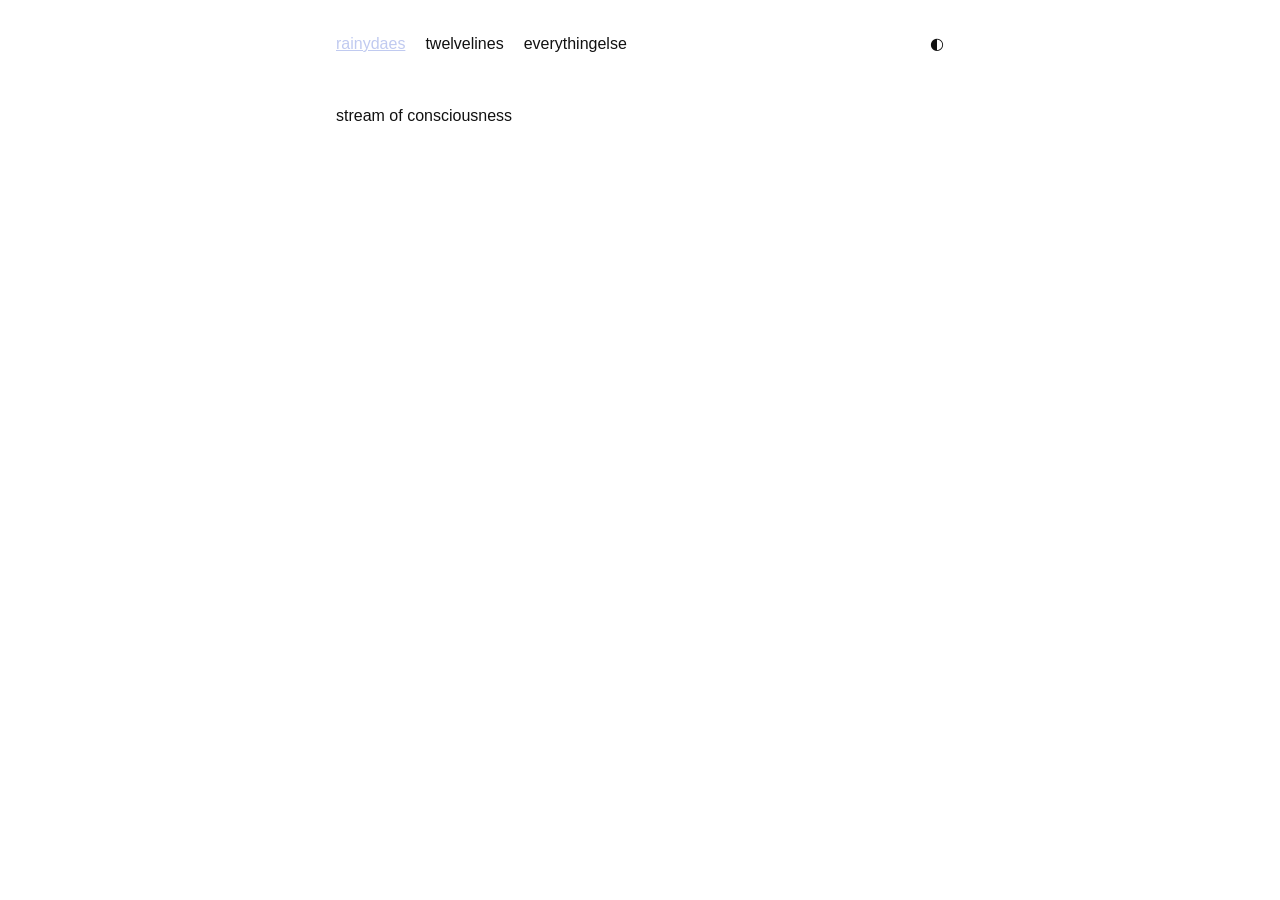
<file: index.html>
<!doctype html>
<html lang="en">
<head>
  <meta charset="utf-8">
  <meta name="viewport" content="width=device-width, initial-scale=1">
  <title>rainydaes</title>
  <link rel="stylesheet" href="style.css">
  <script src="script.js"></script>
</head>
<body data-page="home">
  <nav>
    <a href="./" aria-current="page">rainydaes</a>
    <a href="twelvelines.html">twelvelines</a>
    <a href="everythingelse.html">everythingelse</a>
    <button id="theme" type="button" aria-label="switch light/dark">◐</button>
  </nav>
  <main>
    <p>stream of consciousness</p>
  </main>
</body>
</html>
</file>
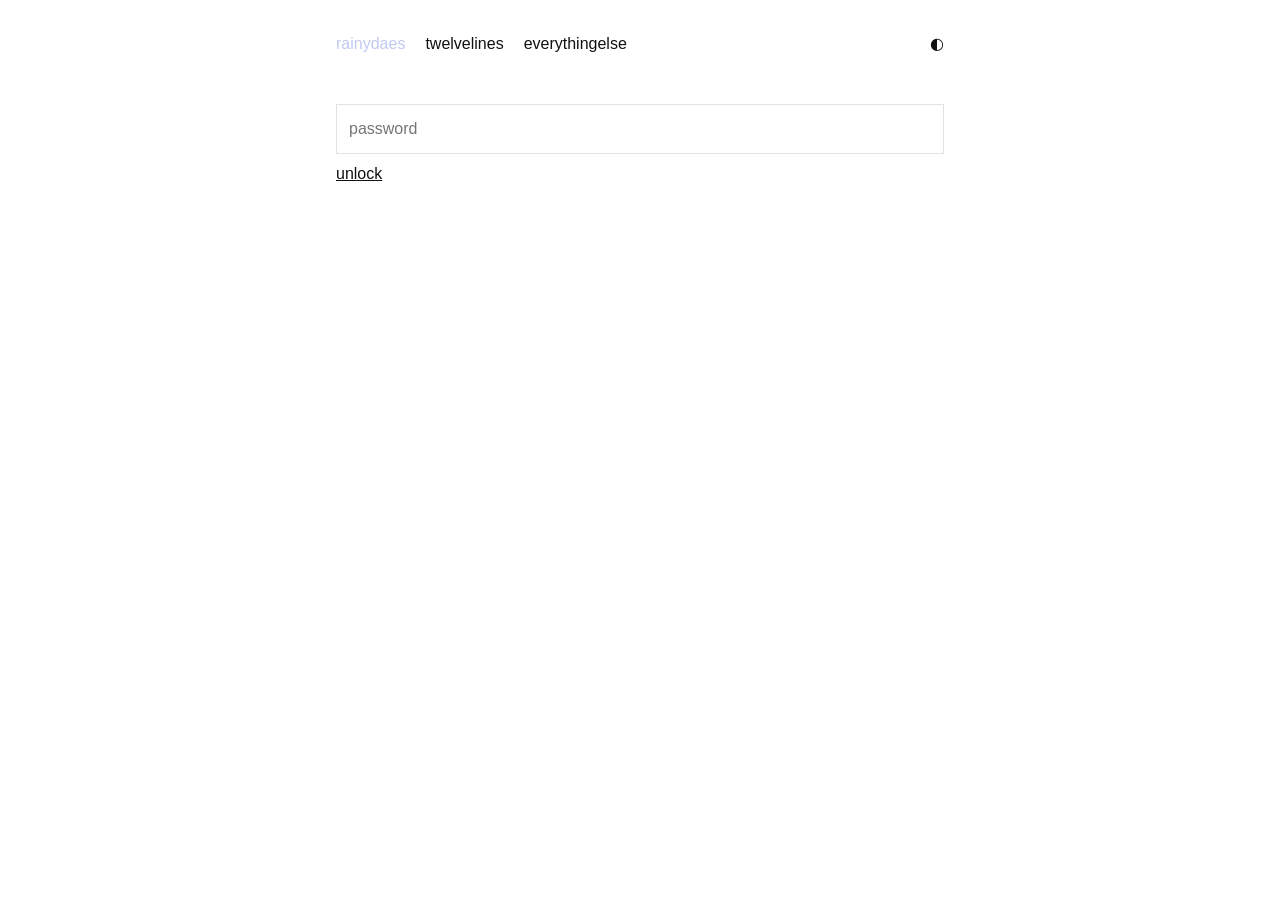
<file: dev.html>
<!doctype html>
<html lang="en">
<head>
  <meta charset="utf-8">
  <meta name="viewport" content="width=device-width, initial-scale=1">
  <meta name="robots" content="noindex, nofollow">
  <title>dev</title>
  <link rel="stylesheet" href="style.css">
  <script src="script.js"></script>
</head>
<body data-page="dev">
  <nav>
    <a href="./">rainydaes</a>
    <a href="twelvelines.html">twelvelines</a>
    <a href="everythingelse.html">everythingelse</a>
    <button id="theme" type="button" aria-label="switch light/dark">◐</button>
  </nav>
  <main>
    <form id="unlock">
      <input type="password" placeholder="password" aria-label="password" autocomplete="current-password">
      <div class="row">
        <button type="submit">unlock</button>
        <span class="status muted"></span>
      </div>
    </form>
  </main>
  <script>
    const form = document.getElementById("unlock");
    const input = form.querySelector("input");
    const status = form.querySelector(".status");

    if (load(TOKEN_KEY)) status.textContent = "already unlocked on this browser.";

    form.onsubmit = async (e) => {
      e.preventDefault();
      const password = input.value;
      if (!password) return;
      status.textContent = "checking…";

      let token;
      try {
        token = await decryptToken(password);
      } catch (err) {
        status.textContent = err.message === "no-secret"
          ? "secret.json isn't on the site yet. run encrypt-token.js and push."
          : "wrong password.";
        return;
      }

      try {
        await ghGet("posts/twelvelines.json", token);
        store(TOKEN_KEY, token);
        location.href = "twelvelines.html";
      } catch (err) {
        status.textContent = "password worked, but GitHub rejected the token. it may have expired.";
      }
    };
  </script>
</body>
</html>
</file>
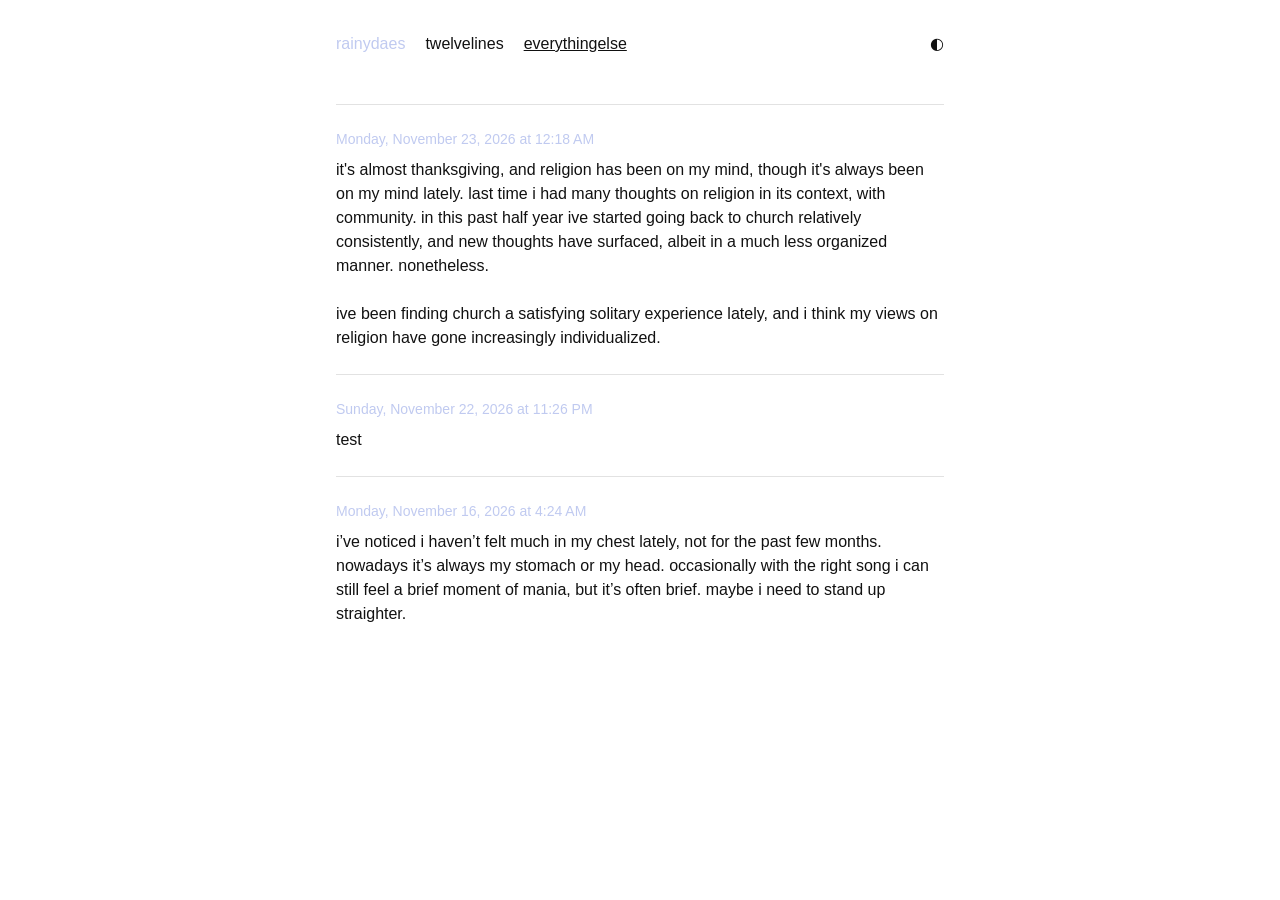
<file: everythingelse.html>
<!doctype html>
<html lang="en">
<head>
  <meta charset="utf-8">
  <meta name="viewport" content="width=device-width, initial-scale=1">
  <title>everythingelse</title>
  <link rel="stylesheet" href="style.css">
  <script src="script.js"></script>
</head>
<body data-page="everythingelse">
  <nav>
    <a href="./">rainydaes</a>
    <a href="twelvelines.html">twelvelines</a>
    <a href="everythingelse.html" aria-current="page">everythingelse</a>
    <button id="theme" type="button" aria-label="switch light/dark">◐</button>
  </nav>
  <main>
    <div id="posts"></div>
  </main>
</body>
</html>
</file>
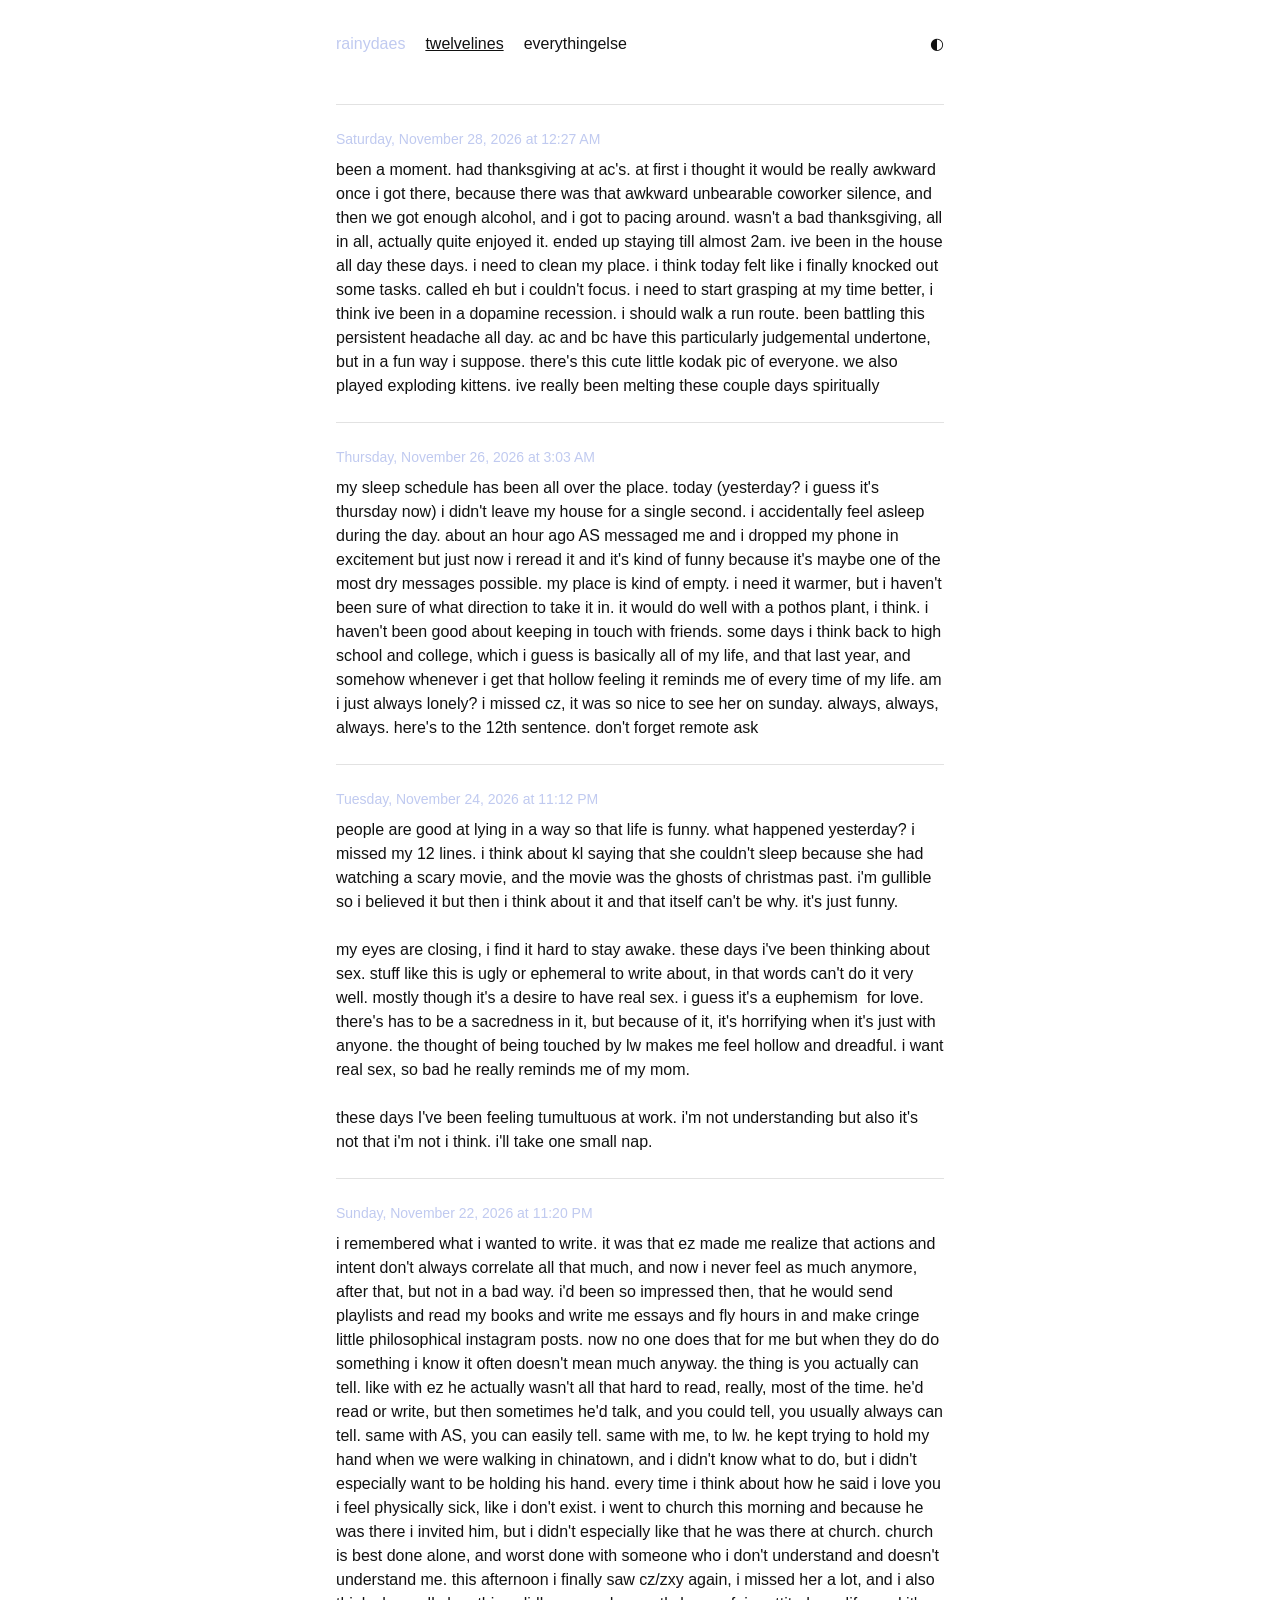
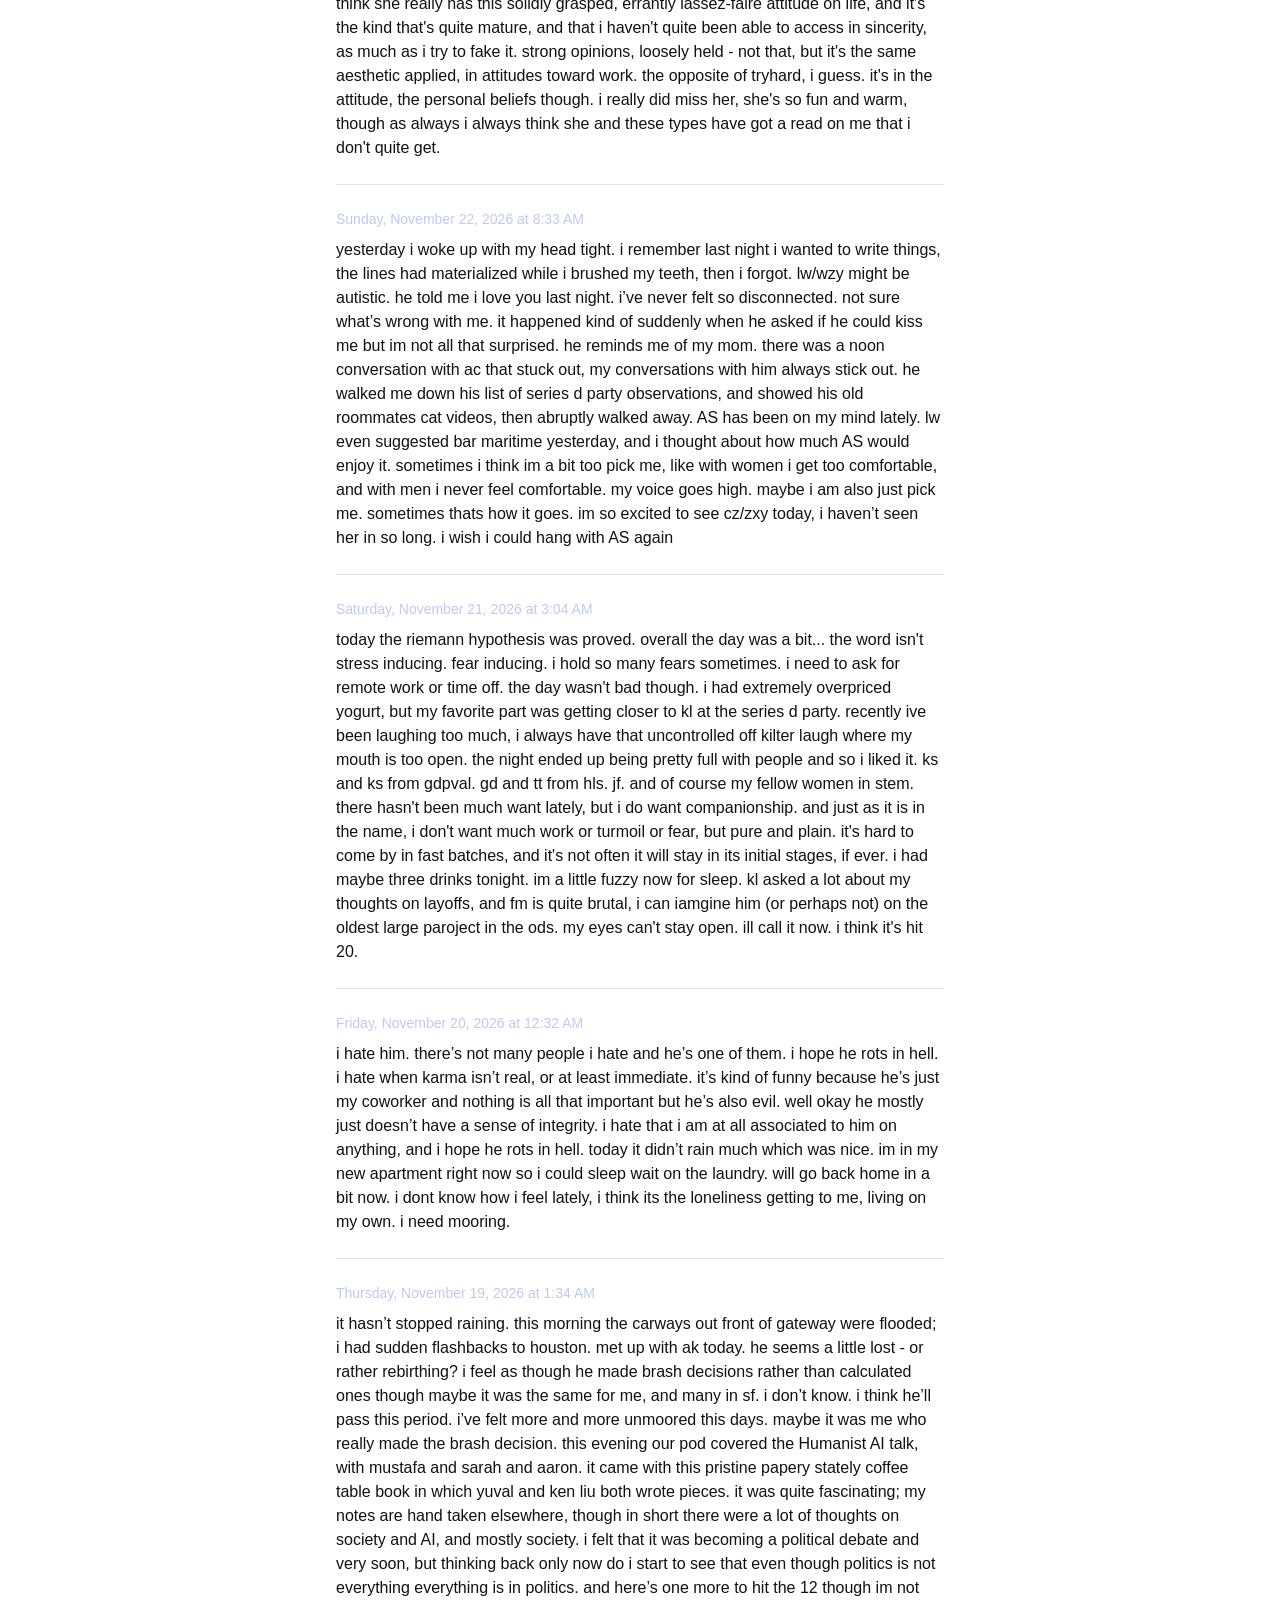
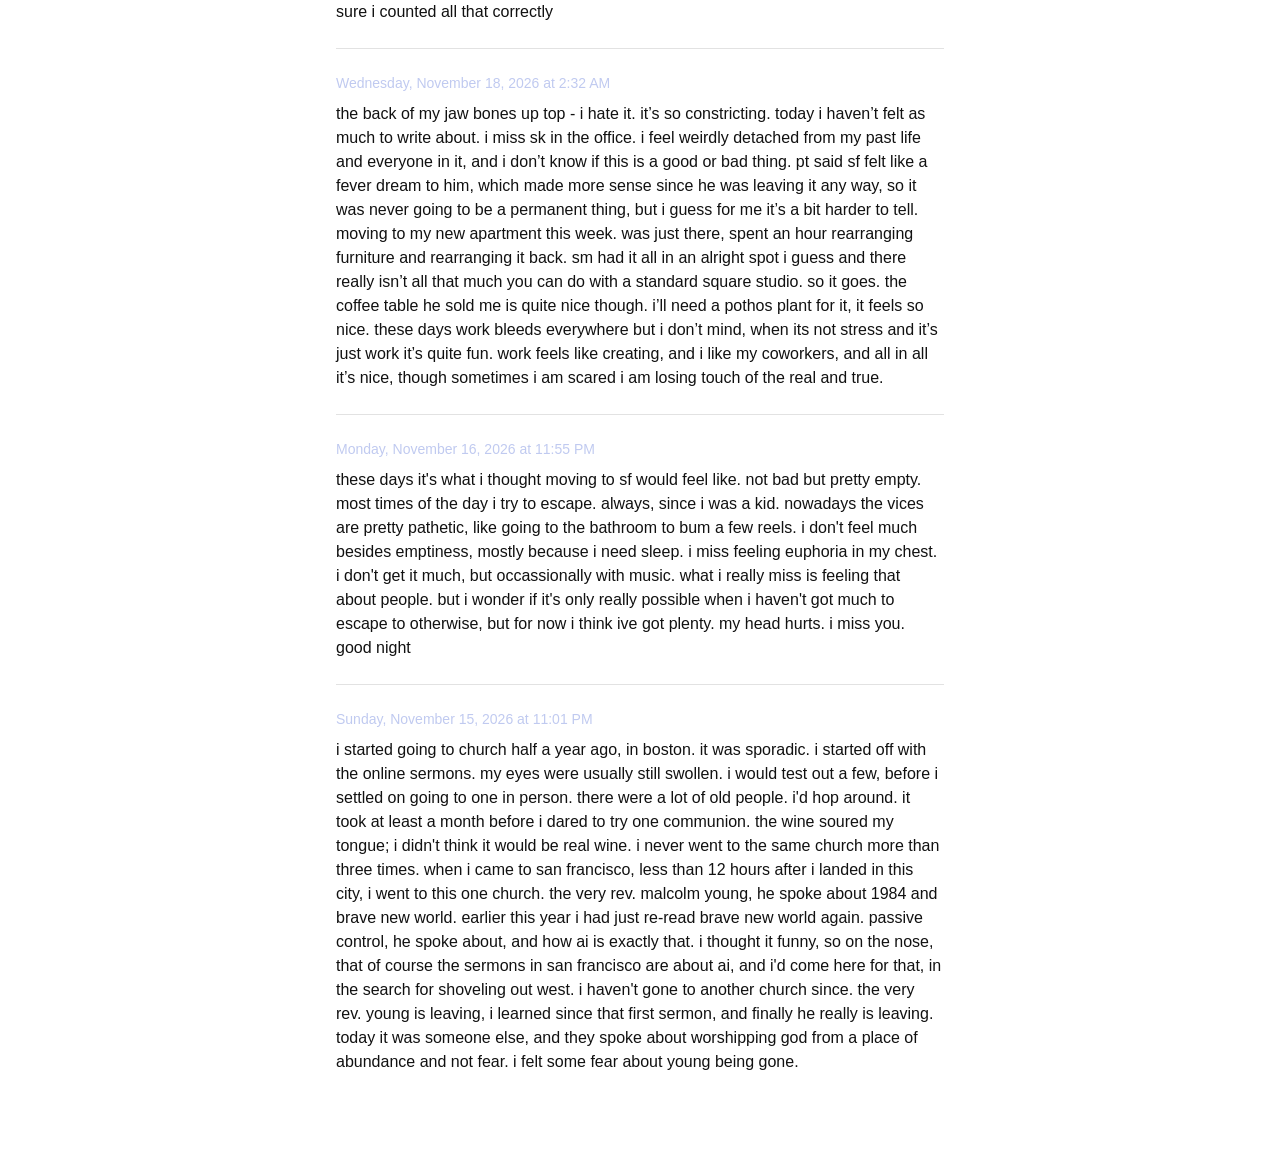
<file: twelvelines.html>
<!doctype html>
<html lang="en">
<head>
  <meta charset="utf-8">
  <meta name="viewport" content="width=device-width, initial-scale=1">
  <title>twelvelines</title>
  <link rel="stylesheet" href="style.css">
  <script src="script.js"></script>
</head>
<body data-page="twelvelines">
  <nav>
    <a href="./">rainydaes</a>
    <a href="twelvelines.html" aria-current="page">twelvelines</a>
    <a href="everythingelse.html">everythingelse</a>
    <button id="theme" type="button" aria-label="switch light/dark">◐</button>
  </nav>
  <main>
    <div id="posts"></div>
  </main>
</body>
</html>
</file>
<file: style.css>
:root {
  --bg: #ffffff;
  --fg: #111111;
  --muted: #888888;
  --line: #e2e2e2;
  --accent: #c0caf0;
  color-scheme: light;
}

@media (prefers-color-scheme: dark) {
  :root:not([data-theme="light"]) {
    --bg: #111111;
    --fg: #eeeeee;
    --muted: #888888;
    --line: #2c2c2c;
    color-scheme: dark;
  }
}

:root[data-theme="dark"] {
  --bg: #111111;
  --fg: #eeeeee;
  --muted: #888888;
  --line: #2c2c2c;
  color-scheme: dark;
}

* { box-sizing: border-box; }

body {
  margin: 0 auto;
  max-width: 640px;
  padding: 32px 16px 64px;
  background: var(--bg);
  color: var(--fg);
  font-family: Helvetica, "Helvetica Neue", Arial, sans-serif;
  font-size: 16px;
  line-height: 1.5;
}

a { color: inherit; }

nav {
  display: flex;
  flex-wrap: wrap;
  align-items: baseline;
  gap: 20px;
  margin-bottom: 48px;
}

nav a { text-decoration: none; }
nav a:first-child { color: var(--accent); } /* the "rainydaes" link */
nav a:hover, nav a[aria-current="page"] { text-decoration: underline; }

nav button, form button {
  font: inherit;
  color: inherit;
  background: none;
  border: none;
  padding: 0;
  cursor: pointer;
}

#theme { margin-left: auto; }

.muted { color: var(--muted); }

article {
  padding: 24px 0;
  border-top: 1px solid var(--line);
}

article time {
  display: block;
  color: var(--accent);
  font-size: 14px;
  margin-bottom: 8px;
}

article .text { white-space: pre-wrap; overflow-wrap: anywhere; }

/* dev mode */
form#compose { margin-bottom: 32px; }

textarea, input[type="password"] {
  width: 100%;
  font: inherit;
  color: inherit;
  background: transparent;
  border: 1px solid var(--line);
  padding: 12px;
}

textarea { resize: vertical; min-height: 140px; }

.row {
  display: flex;
  gap: 16px;
  align-items: baseline;
  margin-top: 8px;
}

form button { text-decoration: underline; }
form button:disabled { color: var(--muted); cursor: default; }
.row .spacer { flex: 1; }

[hidden] { display: none !important; }

.actions { font-size: 14px; }
.actions button {
  font: inherit;
  color: var(--muted);
  background: none;
  border: none;
  padding: 0;
  cursor: pointer;
  text-decoration: underline;
}
.actions button:hover { color: var(--fg); }
.actions button:disabled { cursor: default; }

form.edit { margin: 0; }
</file>
